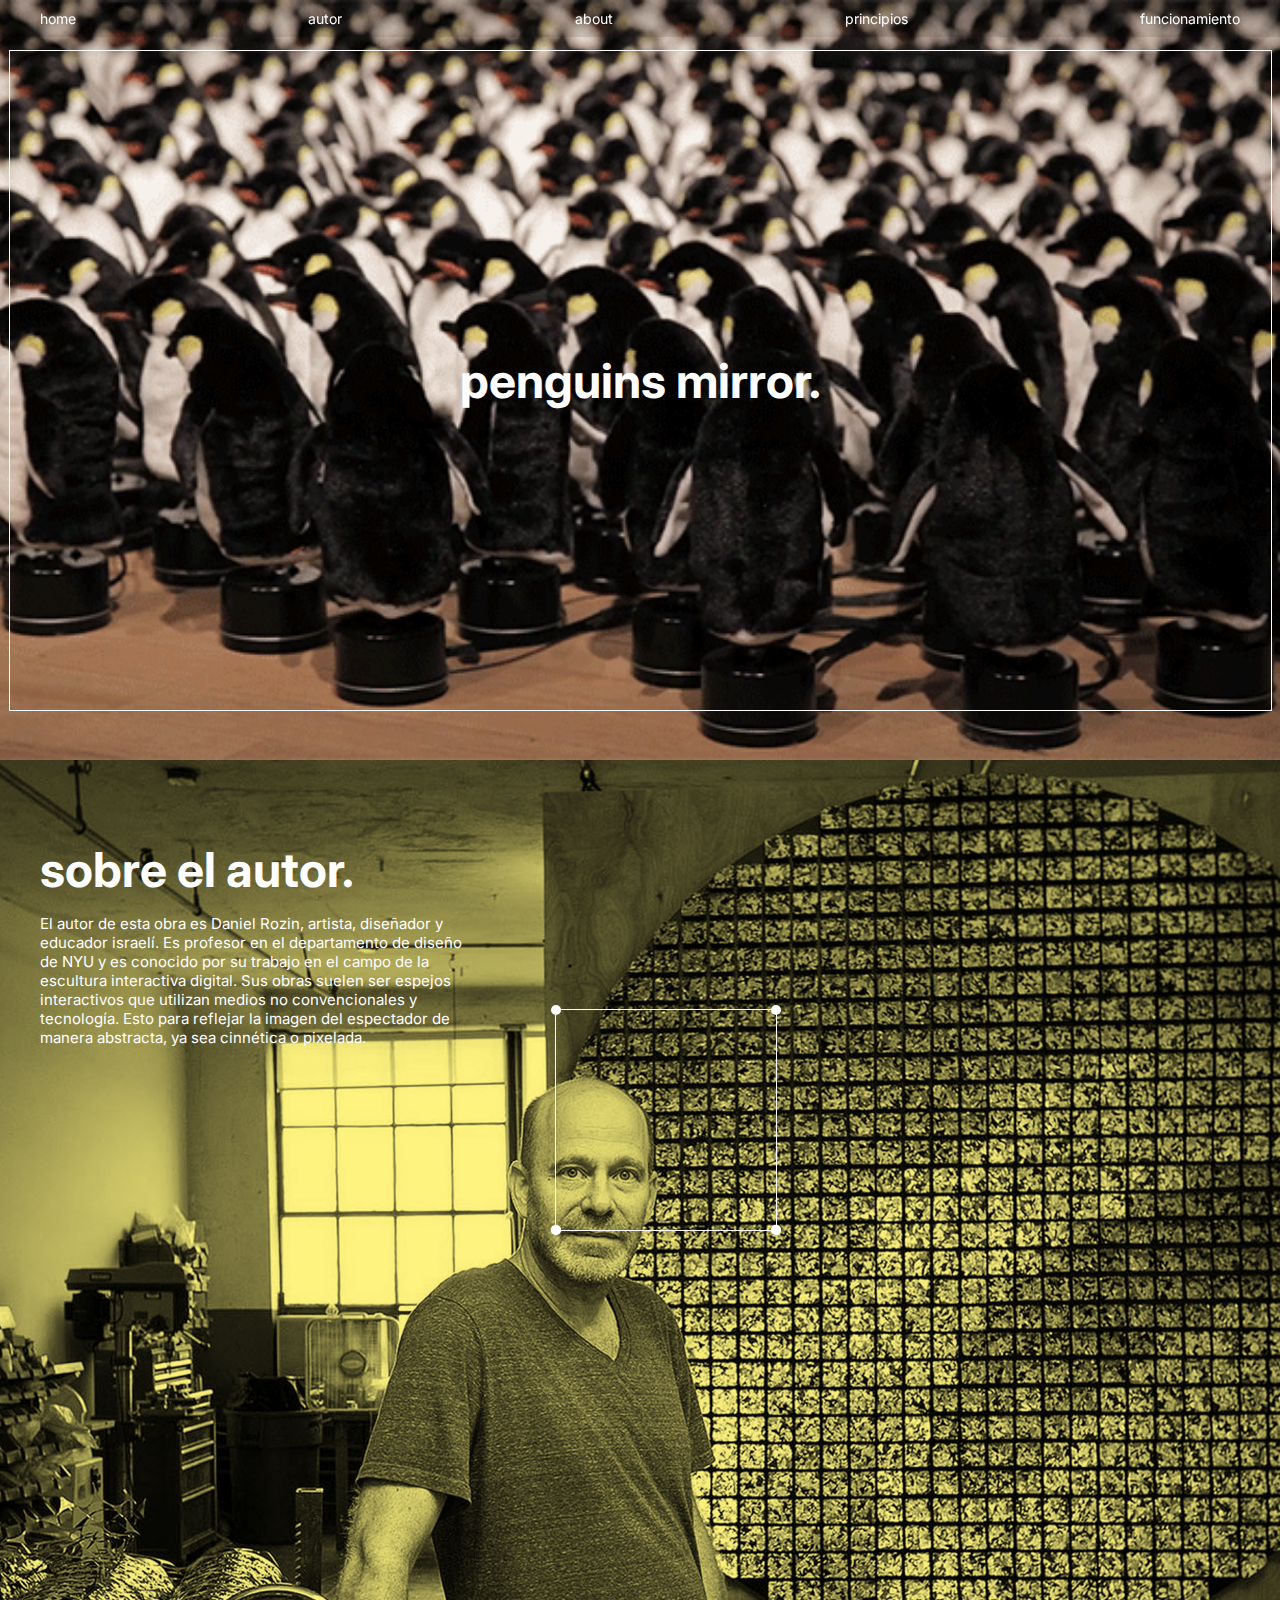
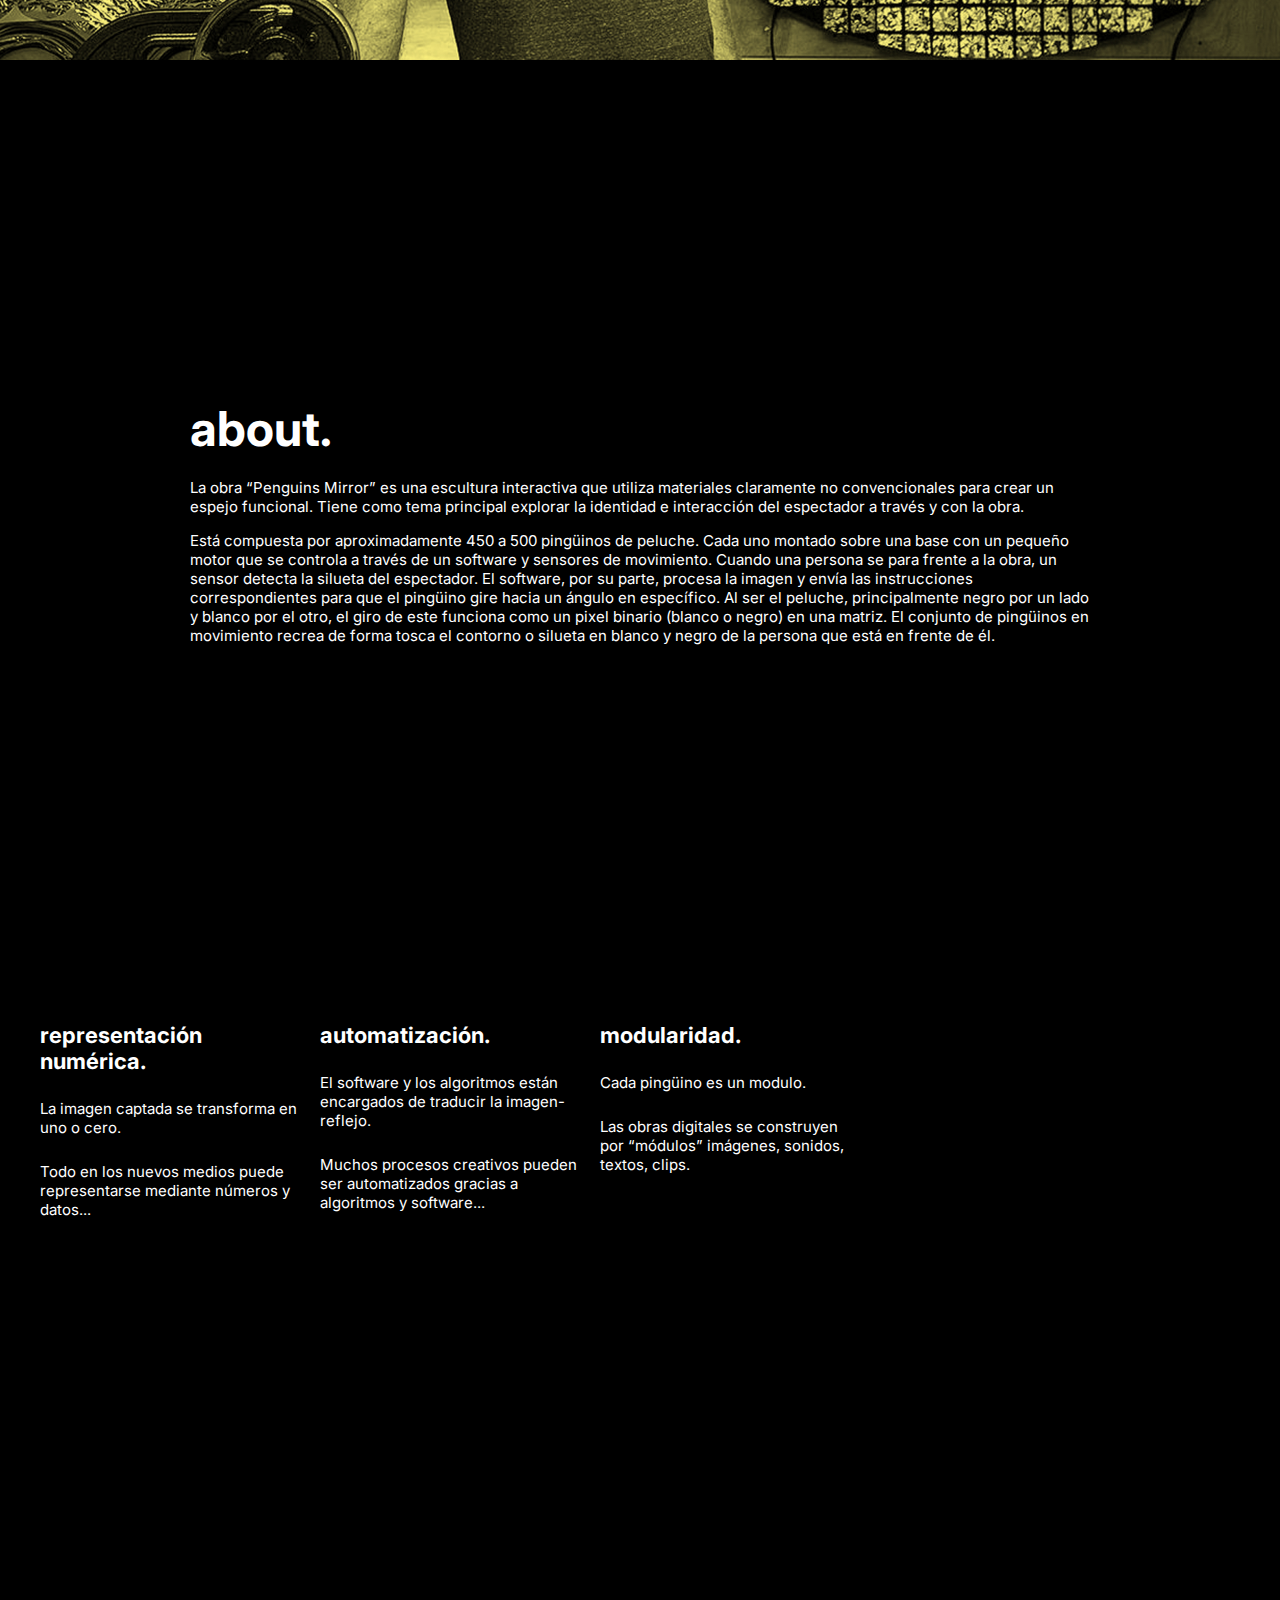
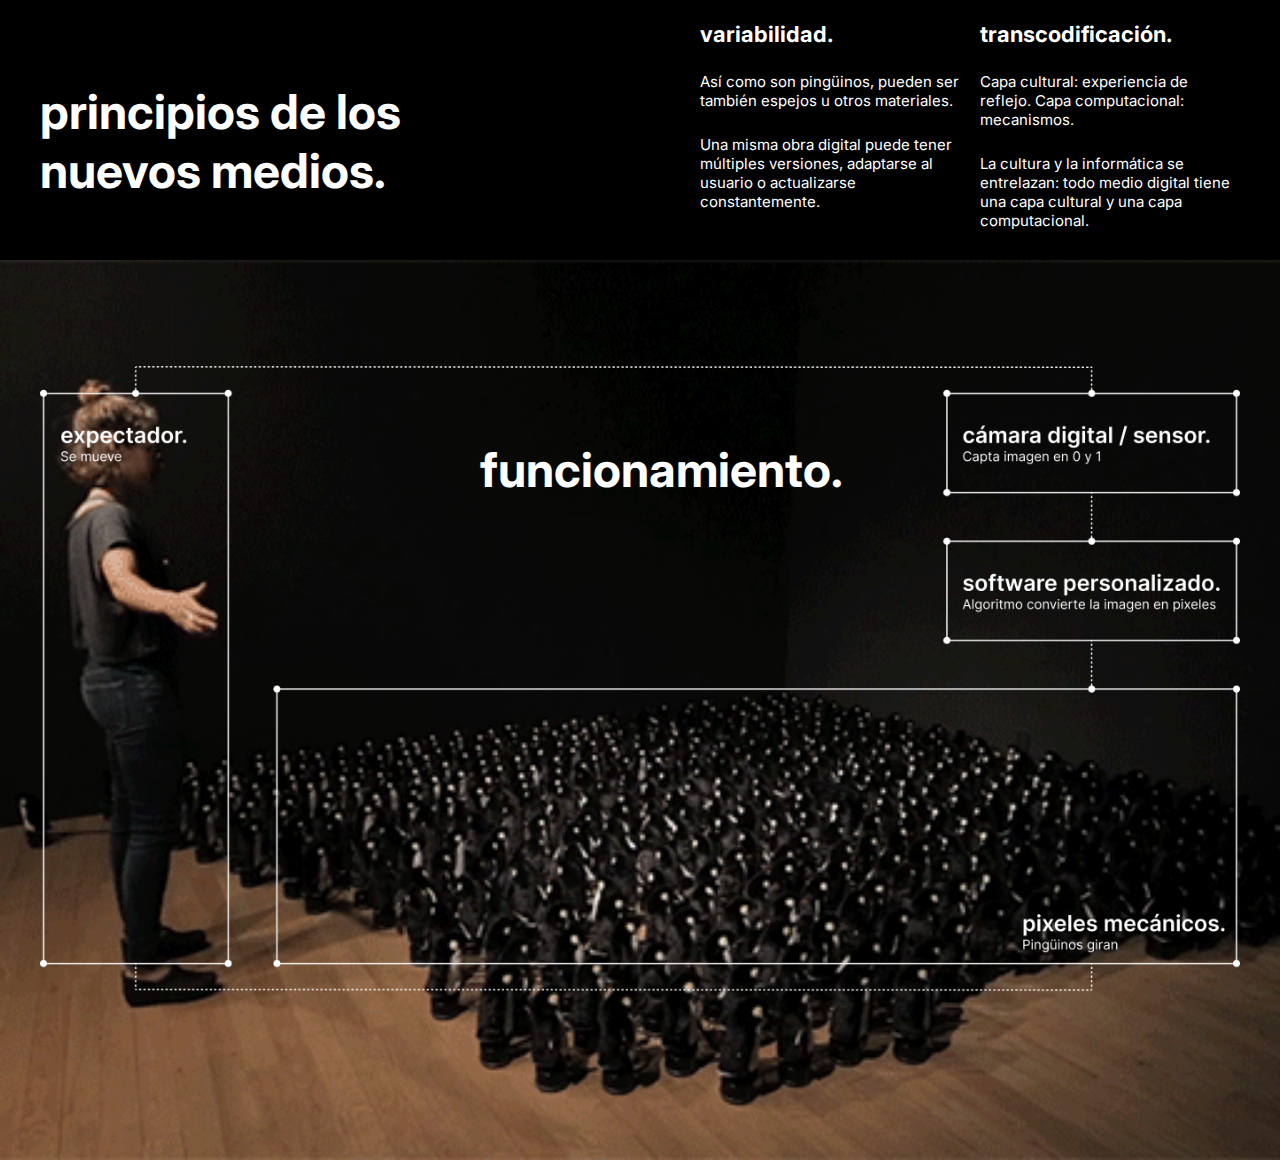
<file: index.html>
<!DOCTYPE html>
<html lang="es">
	<head>
		<meta charset="utf-8">
		<meta name="viewport" content="width=device-width">
		<title>Grupo 8 pensamiento computacional</title>
		<link rel="stylesheet" type="text/css" href="style.css">

	</head>


	<body>
		<header class="main-header">
		<div class="top-bar">
		    <nav class="navbar">
				<ul>
					<li><a href="#titulo">home</a></li>
					<li><a href="#sobre el autor">autor</a></li>
					<li><a href="#about">about</a></li>
					<li><a href="#contenedor-cajas">principios</a></li>
					<li><a href="#funcionamiento">funcionamiento</a></li>
				</ul>
			</nav>
			</div> </header>

			<div id="titulo">
			<h1>penguins mirror.</h1>
			</div>

			<div class=autor>
			<h2 id="sobre el autor">sobre el autor.</h2>
			<p>El autor de esta obra es Daniel Rozin, 
			artista, diseñador y educador israelí. Es profesor en el departamento de diseño de NYU y es conocido por su trabajo en el campo de la escultura interactiva digital. Sus obras suelen ser espejos interactivos que utilizan medios no convencionales y tecnología. Esto para reflejar la imagen del espectador de manera abstracta, ya sea cinnética o pixelada.</p>
		    
			<h3 class="caja">
			 <span><span></h3>
		    </div>

		
		<div id="about">
  <div class="about-content">
    <h2>about.</h2>
    <p>
      La obra “Penguins Mirror” es una escultura interactiva que utiliza materiales claramente no convencionales para crear un espejo funcional. Tiene como tema principal explorar la identidad e interacción del espectador a través y con la obra.
    </p>
    <p>
      Está compuesta por aproximadamente 450 a 500 pingüinos de peluche. Cada uno montado sobre una base con un pequeño motor que se controla a través de un software y sensores de movimiento. Cuando una persona se para frente a la obra, un sensor detecta la silueta del espectador. El software, por su parte, procesa la imagen y envía las instrucciones correspondientes para que el pingüino gire hacia un ángulo en específico. Al ser el peluche, principalmente negro por un lado y blanco por el otro, el giro de este funciona como un pixel binario (blanco o negro) en una matriz. El conjunto de pingüinos en movimiento recrea de forma tosca el contorno o silueta en blanco y negro de la persona que está en frente de él.
    </p>
   </div>
  </div>

<div id="contenedor-cajas">
  <div class="fila superior">
    <div class="caja-info">
      <h3>representación numérica.</h3>
      <p>La imagen captada se transforma en uno o cero.</p>
      <p>Todo en los nuevos medios puede representarse mediante números y datos...</p>
    </div>

    <div class="caja-info">
      <h3>automatización.</h3>
      <p>El software y los algoritmos están encargados de traducir la imagen-reflejo.</p>
      <p>Muchos procesos creativos pueden ser automatizados gracias a algoritmos y software...</p>
    </div>

    <div class="caja-info">
      <h3>modularidad.</h3>
      <p>Cada pingüino es un modulo.</p>
      <p>Las obras digitales se construyen por “módulos” imágenes, sonidos, textos, clips.</p>
    </div>
  </div>

  <div class="fila inferior">
    <div class="caja-info">
      <h3>variabilidad.</h3>
      <p>Así como son pingüinos, pueden ser también espejos u otros materiales.</p>
      <p>Una misma obra digital puede tener múltiples versiones, adaptarse al usuario o actualizarse constantemente.</p>
    </div>

    <div class="caja-info">
      <h3>transcodificación.</h3>
      <p>Capa cultural: experiencia de reflejo. Capa computacional: mecanismos.</p>
      <p>La cultura y la informática se entrelazan: todo medio digital tiene una capa cultural y una capa computacional.</p>
    </div>
  </div>
  <div class=principios><h2>principios de los nuevos medios.</h2>
  </div>
</div>


	<div id="funcionamiento">
		 <img src="imagenes/diagrama.png" class="diagrama" alt="Diagrama">
			<h2>funcionamiento.</h2>
		</div>

	</body>
</html>
</file>
<file: style.css>
@import url('https://fonts.googleapis.com/css2?family=Inter:wght@100..900&display=swap');

    body {
      margin:0px;
      background:black ;
      font-family:inter;
    }

.navbar {
  position: fixed;
  width: 100%;
  background-color: rgba(0,0,0,0.1);
  z-index: 1000;
}

.navbar ul {
  display: flex;
  list-style: none;
  padding: 0 40px;
  margin: 0;
  justify-content: space-between;
  max-width: 100%;
}

.navbar ul li a {
  font-size: 14px;
  text-decoration: none;
  color: white;
  padding: 10px 0;
  display: block;
  text-align: center;
}

.navbar ul li a:hover {
  color: lightyellow;
  text-decoration: underline;
}



#titulo {
  position: relative;
  background-image: url('imagenes/gift1.gif');
  background-size: cover;
  background-position: center;
  background-repeat: no-repeat;
  height:760px;
  display: flex;
  align-items: center;
  justify-content: center;
}

#titulo h1 {
  color: white;
  font-size: 3rem;
  text-align: center;
  padding: 300px 450px;
  border:solid 1px white;
}

.autor {
  position: relative;
  background-image: url('imagenes/daniel.jpg');
  background-size: cover;
  background-position: center;
  background-repeat: no-repeat;
  height:100vh;
}

.autor h2 {
  color: white;
  display: inline-block;
  margin-block-end: 0px;
  margin-block-start: 80px;
  font-size: 3rem;
  padding:0px 40px;
}

.autor p {
  max-width: 430px;
  padding: 0px 40px; 
  font-size: 15px;
  color:white;
}

 .caja {
  position: absolute;
  top:230px;
  left:555px;
  width: 180px;
  height: 180px;
  padding: 20px;
  border: 1px solid white;
}

.caja::before,
.caja::after,
.caja span::before,
.caja span::after {
  content: "";
  position: absolute;
  width: 10px;
  height: 10px;
  background-color: white;
  border-radius: 50%;
}

/* esquina superior izquierda */
.caja::before {
  top: -5px;
  left: -5px;
}

/* esquina superior derecha */
.caja::after {
  top: -5px;
  right: -5px;
}

/* esquina inferior izquierda */
.caja span::before {
  bottom: -5px;
  left: -5px;
}


.caja span::after {
  bottom: -5px;
  right: -5px;
}

#about {
  display: flex;
  justify-content: center;
  align-items: center;
  height: 100vh;
}

.about-content {
  max-width: 900px;
  text-align: left;
}

.about-content h2 {
  font-size: 3rem;
  color: white;
  margin-bottom: 20px;
}

.about-content p {
  font-size: 15px;
  color: white;
  margin-bottom: 15px;
}

.representacion {
  color: white;
  font-size: 25;
}

#contenedor-cajas {
  display: flex;
  flex-direction: column;
  height: 100vh;
  justify-content: space-between;
  margin-left: 40px;
  margin-right: 40px;
  position: relative;
}

.fila {
  display: flex;
  gap: 20px;
}

.fila.superior {
  justify-content: flex-start;
  margin-top: 40px;
}

.fila.inferior {
  justify-content: flex-end;
  margin-bottom: 20px;
}

.caja-info {
  max-width: 260px;
  text-align: left;
  color: white;
  display: flex;
  flex-direction: column;
}

.caja-info h3 {
  font-size: 22px;
  margin-bottom: 10px;
}

.caja-info p {
  font-size: 15px;
  margin-bottom: 10px;
}

.principios {
  position: absolute;
  bottom: 20px;
  left: 0;
}

.principios h2 {
  font-size: 3rem;
  color: white;
  text-align: left;
  max-width: 400px;
}


#funcionamiento {
  position: relative;
  background-image: url('imagenes/gift2.gif');
  background-size: cover;
  background-position: center;
  background-repeat: no-repeat;
  height:100vh;
  display: flex;
  align-items: center;
  justify-content: center;
}

#funcionamiento h2 {
  color: white;
  font-size: 3rem;
  position: absolute;
  top:140px;
  left:480px;
}

#funcionamiento .diagrama {
  position: absolute;
  top: 50%;
  left: 50%;
  transform: translate(-50%, -55%);
  width: 1200px;
  height: auto;
  z-index: 2;
}
</file>
